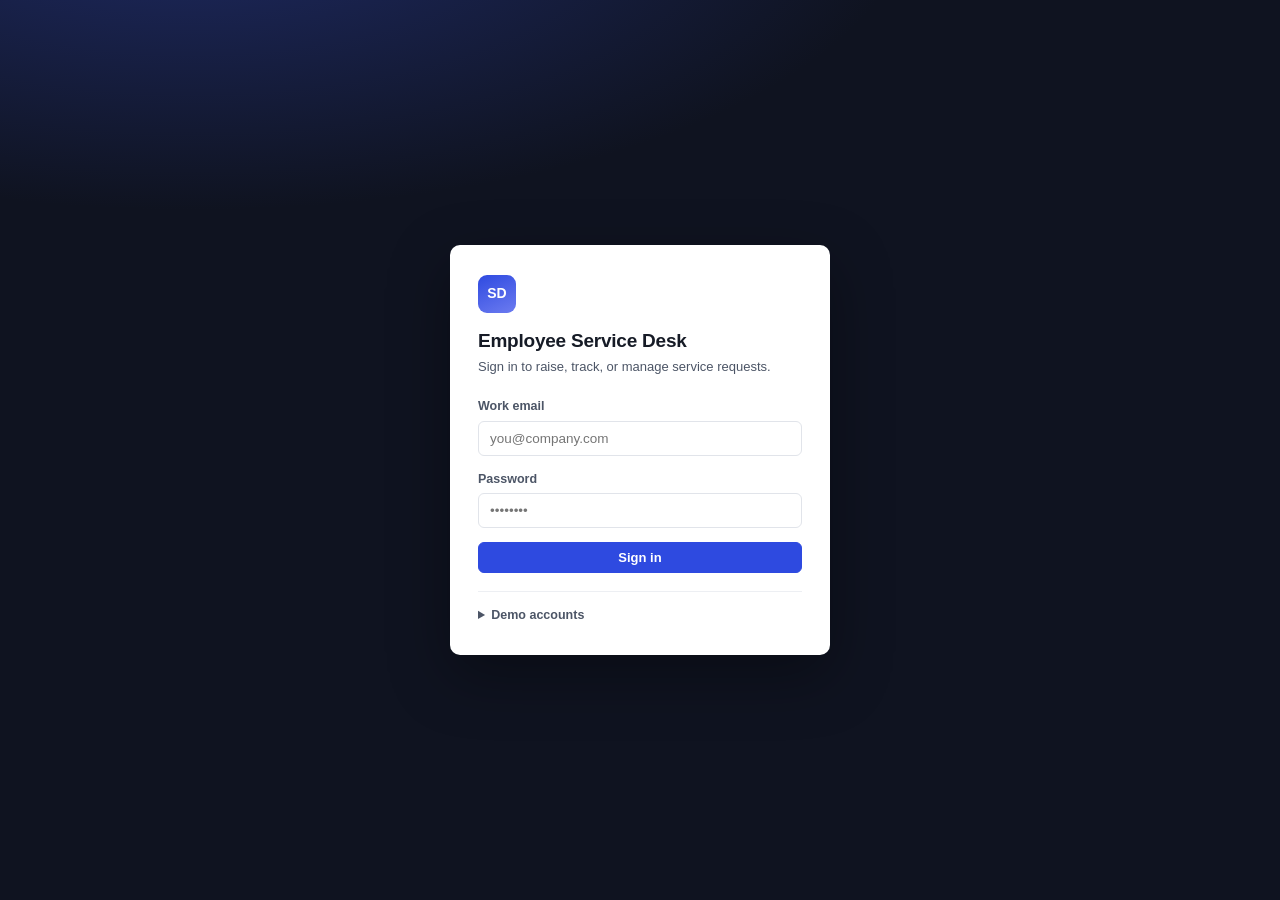
<file: frontend/index.html>
<!DOCTYPE html>
<html lang="en">
<head>
<meta charset="UTF-8">
<meta name="viewport" content="width=device-width, initial-scale=1">
<title>Sign in · Service Desk</title>
<link rel="stylesheet" href="css/style.css">
</head>
<body>
<div class="auth-screen">
  <div class="auth-card">
    <div class="mark">SD</div>
    <h1>Employee Service Desk</h1>
    <div class="sub">Sign in to raise, track, or manage service requests.</div>
    <div id="alertBox"></div>
    <form id="loginForm">
      <div class="field">
        <label for="email">Work email</label>
        <input type="email" id="email" required autocomplete="username" placeholder="you@company.com">
      </div>
      <div class="field">
        <label for="password">Password</label>
        <input type="password" id="password" required autocomplete="current-password" placeholder="••••••••">
      </div>
      <button class="btn btn-primary" type="submit" style="width:100%" id="loginBtn">Sign in</button>
    </form>
    <details class="demo-accounts">
      <summary>Demo accounts</summary>
      <table>
        <tr><td class="role">Employee</td><td>employee@company.com</td><td>Employee@123</td></tr>
        <tr><td class="role">Executive</td><td>executive@company.com</td><td>Executive@123</td></tr>
        <tr><td class="role">Manager</td><td>manager@company.com</td><td>Manager@123</td></tr>
        <tr><td class="role">Admin</td><td>admin@company.com</td><td>Admin@123</td></tr>
      </table>
    </details>
  </div>
</div>
<script src="services/api.js"></script>
<script src="js/ui.js"></script>
<script>
  if (new URLSearchParams(location.search).get("expired")) {
    document.getElementById("alertBox").innerHTML = '<div class="alert alert-warn">Your session expired. Please sign in again.</div>';
  }
  // Already logged in? Skip straight to the right dashboard.
  (function () {
    const user = Session.getCurrentUser();
    if (user && Session.getToken()) location.href = homeForRole(user.role);
  })();

  document.getElementById("loginForm").addEventListener("submit", async (e) => {
    e.preventDefault();
    const alertBox = document.getElementById("alertBox");
    const btn = document.getElementById("loginBtn");
    clearAlert(alertBox);
    btn.disabled = true; btn.textContent = "Signing in…";
    try {
      const { token, user } = await Api.login(document.getElementById("email").value.trim(), document.getElementById("password").value);
      Session.setSession(token, user);
      location.href = homeForRole(user.role);
    } catch (err) {
      showAlert(alertBox, err.message);
      btn.disabled = false; btn.textContent = "Sign in";
    }
  });
</script>
</body>
</html>
</file>
<file: frontend/css/style.css>
/* ===========================================================
   Enterprise Employee Service Desk — design tokens & shell
   =========================================================== */
:root {
  --ink: #161B26;
  --ink-soft: #4C5566;
  --ink-faint: #8891A0;
  --line: #E1E4EA;
  --line-soft: #EDEFF3;
  --bg: #F3F4F7;
  --panel: #FFFFFF;
  --sidebar: #10142299;
  --sidebar-bg: #0F1320;
  --sidebar-ink: #C7CCDA;
  --sidebar-ink-dim: #7B8299;
  --brand: #2E4AE0;
  --brand-ink: #FFFFFF;
  --brand-dark: #22389F;
  --accent: #D6923A;

  --status-open: #3E6AE1;
  --status-progress: #B4790F;
  --status-pending: #8A4FD1;
  --status-resolved: #1D8A5D;
  --status-closed: #5B6472;
  --status-assigned: #2E4AE0;

  --pri-low: #5B6472;
  --pri-medium: #B4790F;
  --pri-high: #C05B1E;
  --pri-critical: #C13B3B;

  --sla-ok: #1D8A5D;
  --sla-risk: #B4790F;
  --sla-breach: #C13B3B;

  --radius: 6px;
  --radius-lg: 10px;
  --shadow-panel: 0 1px 2px rgba(22, 27, 38, 0.06), 0 1px 0 rgba(22, 27, 38, 0.04);
  --font-ui: -apple-system, BlinkMacSystemFont, "Segoe UI", Roboto, "Helvetica Neue", Arial, sans-serif;
  --font-mono: ui-monospace, "SFMono-Regular", "JetBrains Mono", Consolas, "Liberation Mono", monospace;
}

* { box-sizing: border-box; }
html, body { height: 100%; }
body {
  margin: 0;
  font-family: var(--font-ui);
  background: var(--bg);
  color: var(--ink);
  font-size: 14px;
  line-height: 1.5;
  -webkit-font-smoothing: antialiased;
}
h1, h2, h3, h4 { margin: 0 0 .35em; font-weight: 650; letter-spacing: -0.012em; color: var(--ink); }
h1 { font-size: 22px; }
h2 { font-size: 17px; }
h3 { font-size: 14px; }
p { margin: 0 0 .75em; }
a { color: var(--brand); text-decoration: none; }
a:hover { text-decoration: underline; }
button { font-family: inherit; }
code, .mono { font-family: var(--font-mono); }

:focus-visible {
  outline: 2px solid var(--brand);
  outline-offset: 2px;
}

/* ---------- App shell: sidebar + topbar + content ---------- */
.app-shell {
  display: grid;
  grid-template-columns: 236px 1fr;
  min-height: 100vh;
}
.sidebar {
  background: var(--sidebar-bg);
  color: var(--sidebar-ink);
  padding: 18px 14px;
  display: flex;
  flex-direction: column;
  gap: 4px;
}
.sidebar .brand {
  display: flex;
  align-items: center;
  gap: 9px;
  color: #fff;
  padding: 6px 8px 20px;
  font-weight: 700;
  font-size: 14.5px;
  letter-spacing: -.01em;
}
.sidebar .brand .mark {
  width: 26px; height: 26px; border-radius: 7px;
  background: linear-gradient(155deg, var(--brand), #6C7BF0);
  display: flex; align-items: center; justify-content: center;
  color: #fff; font-weight: 800; font-size: 13px; flex: none;
}
.sidebar nav { display: flex; flex-direction: column; gap: 2px; }
.sidebar .section-label {
  font-size: 11px; color: var(--sidebar-ink-dim); margin: 14px 8px 6px;
  font-weight: 600;
}
.sidebar a.nav-link {
  color: var(--sidebar-ink);
  padding: 8px 10px;
  border-radius: var(--radius);
  font-size: 13.5px;
  font-weight: 500;
  display: flex;
  align-items: center;
  gap: 9px;
}
.sidebar a.nav-link:hover { background: #1B2033; text-decoration: none; }
.sidebar a.nav-link.active { background: var(--brand); color: #fff; }
.sidebar a.nav-link .dot { width: 6px; height: 6px; border-radius: 50%; background: currentColor; opacity: .55; flex: none; }
.sidebar .spacer { flex: 1; }
.sidebar .user-card {
  border-top: 1px solid #23283B;
  padding-top: 12px;
  margin-top: 8px;
  display: flex;
  align-items: center;
  gap: 9px;
}
.sidebar .avatar {
  width: 30px; height: 30px; border-radius: 50%;
  background: #232A42; color: #fff; display: flex; align-items: center; justify-content: center;
  font-weight: 700; font-size: 12px; flex: none;
}
.sidebar .user-meta { min-width: 0; }
.sidebar .user-meta .name { color: #fff; font-size: 13px; font-weight: 600; white-space: nowrap; overflow: hidden; text-overflow: ellipsis; }
.sidebar .user-meta .role { font-size: 11.5px; color: var(--sidebar-ink-dim); text-transform: capitalize; }
.sidebar .logout-btn {
  margin-top: 10px; width: 100%; background: none; border: 1px solid #2A3049; color: var(--sidebar-ink);
  padding: 7px 10px; border-radius: var(--radius); font-size: 12.5px; cursor: pointer;
}
.sidebar .logout-btn:hover { background: #1B2033; }

.main { display: flex; flex-direction: column; min-width: 0; }
.topbar {
  height: 58px; flex: none;
  background: var(--panel);
  border-bottom: 1px solid var(--line);
  display: flex; align-items: center; justify-content: space-between;
  padding: 0 22px;
}
.topbar h1 { font-size: 18px; }
.topbar .topbar-right { display: flex; align-items: center; gap: 14px; }
.content { padding: 22px; flex: 1; overflow-y: auto; }

/* ---------- Buttons ---------- */
.btn {
  display: inline-flex; align-items: center; justify-content: center; gap: 6px;
  font-size: 13px; font-weight: 600; padding: 8px 14px; border-radius: var(--radius);
  border: 1px solid var(--line); background: var(--panel); color: var(--ink);
  cursor: pointer; line-height: 1;
}
.btn:hover { background: var(--line-soft); text-decoration: none; }
.btn-primary { background: var(--brand); border-color: var(--brand); color: #fff; }
.btn-primary:hover { background: var(--brand-dark); }
.btn-danger { background: #fff; border-color: var(--pri-critical); color: var(--pri-critical); }
.btn-danger:hover { background: #FBEAEA; }
.btn-sm { padding: 5px 10px; font-size: 12px; }
.btn:disabled { opacity: .5; cursor: not-allowed; }

/* ---------- Cards / panels ---------- */
.panel {
  background: var(--panel); border: 1px solid var(--line); border-radius: var(--radius-lg);
  box-shadow: var(--shadow-panel);
}
.panel-header {
  padding: 14px 18px; border-bottom: 1px solid var(--line-soft);
  display: flex; align-items: center; justify-content: space-between;
}
.panel-body { padding: 18px; }

.kpi-grid { display: grid; grid-template-columns: repeat(auto-fit, minmax(150px, 1fr)); gap: 12px; margin-bottom: 20px; }
.kpi-card {
  background: var(--panel); border: 1px solid var(--line); border-radius: var(--radius-lg);
  padding: 14px 16px;
}
.kpi-card .kpi-label { font-size: 12px; color: var(--ink-soft); margin-bottom: 6px; }
.kpi-card .kpi-value { font-size: 24px; font-weight: 700; letter-spacing: -.02em; }
.kpi-card .kpi-value.accent-critical { color: var(--pri-critical); }
.kpi-card .kpi-value.accent-brand { color: var(--brand); }

/* ---------- Tables ---------- */
.table-wrap { overflow-x: auto; }
table.data-table { width: 100%; border-collapse: collapse; font-size: 13px; }
table.data-table th {
  text-align: left; font-size: 11.5px; text-transform: none; color: var(--ink-soft);
  font-weight: 600; padding: 9px 12px; border-bottom: 1px solid var(--line); white-space: nowrap;
}
table.data-table td { padding: 10px 12px; border-bottom: 1px solid var(--line-soft); vertical-align: middle; }
table.data-table tbody tr:hover { background: var(--line-soft); }
table.data-table tbody tr { cursor: pointer; }
.req-id { font-family: var(--font-mono); font-size: 12.5px; color: var(--ink-soft); }

/* ---------- Badges / pills ---------- */
.badge {
  display: inline-flex; align-items: center; gap: 5px; font-size: 11.5px; font-weight: 600;
  padding: 3px 9px; border-radius: 100px; border: 1px solid transparent; white-space: nowrap;
}
.badge .dot { width: 6px; height: 6px; border-radius: 50%; background: currentColor; }
.badge-status-open { background: #EAF0FE; color: var(--status-open); }
.badge-status-assigned { background: #EAF0FE; color: var(--status-assigned); }
.badge-status-in-progress { background: #FCF1DE; color: var(--status-progress); }
.badge-status-pending-information { background: #F3EAFB; color: var(--status-pending); }
.badge-status-resolved { background: #E4F5EC; color: var(--status-resolved); }
.badge-status-closed { background: #ECEDF0; color: var(--status-closed); }

.badge-pri-low { background: #ECEDF0; color: var(--pri-low); }
.badge-pri-medium { background: #FCF1DE; color: var(--pri-medium); }
.badge-pri-high { background: #FBE7DA; color: var(--pri-high); }
.badge-pri-critical { background: #FBE3E3; color: var(--pri-critical); }

.badge-sla-ok { background: #E4F5EC; color: var(--sla-ok); }
.badge-sla-risk { background: #FCF1DE; color: var(--sla-risk); }
.badge-sla-breach { background: #FBE3E3; color: var(--sla-breach); }

/* ---------- Forms ---------- */
.field { margin-bottom: 14px; }
.field label { display: block; font-size: 12.5px; font-weight: 600; color: var(--ink-soft); margin-bottom: 5px; }
.field .hint { font-size: 11.5px; color: var(--ink-faint); margin-top: 4px; }
input[type=text], input[type=email], input[type=password], input[type=date], input[type=datetime-local],
select, textarea {
  width: 100%; font-family: inherit; font-size: 13.5px; padding: 9px 11px;
  border: 1px solid var(--line); border-radius: var(--radius); background: #fff; color: var(--ink);
}
textarea { resize: vertical; min-height: 90px; }
input:focus, select:focus, textarea:focus { border-color: var(--brand); }
.form-row { display: grid; grid-template-columns: 1fr 1fr; gap: 14px; }
.form-actions { display: flex; gap: 10px; margin-top: 6px; }

.filter-bar { display: flex; gap: 10px; flex-wrap: wrap; align-items: end; margin-bottom: 16px; }
.filter-bar .field { margin-bottom: 0; min-width: 150px; }
.filter-bar input, .filter-bar select { min-width: 150px; }

/* ---------- Alerts / empty / loading ---------- */
.alert { padding: 11px 14px; border-radius: var(--radius); font-size: 13px; margin-bottom: 14px; border: 1px solid; }
.alert-error { background: #FBE9E9; border-color: #F2B9B9; color: #8A2323; }
.alert-success { background: #E4F5EC; border-color: #A9DCC1; color: #17683F; }
.alert-warn { background: #FCF1DE; border-color: #EFCE93; color: #7A5106; }
.alert-info { background: #EAF0FE; border-color: #B9CCFB; color: #1D3C9E; }

.empty-state { text-align: center; padding: 50px 20px; color: var(--ink-faint); }
.empty-state .glyph { font-size: 30px; margin-bottom: 10px; }
.loading-row { padding: 30px; text-align: center; color: var(--ink-faint); }

/* ---------- Auth page ---------- */
.auth-screen {
  min-height: 100vh; display: flex; align-items: center; justify-content: center;
  background:
    radial-gradient(1200px 500px at 15% -10%, #1E2A64 0%, transparent 60%),
    var(--sidebar-bg);
  padding: 20px;
}
.auth-card { width: 380px; background: var(--panel); border-radius: var(--radius-lg); padding: 30px 28px; box-shadow: 0 20px 60px rgba(0,0,0,.35); }
.auth-card .mark { width: 38px; height: 38px; border-radius: 9px; background: linear-gradient(155deg, var(--brand), #6C7BF0); display:flex; align-items:center; justify-content:center; color:#fff; font-weight:800; margin-bottom: 14px; }
.auth-card h1 { font-size: 19px; margin-bottom: 2px; }
.auth-card .sub { color: var(--ink-soft); font-size: 13px; margin-bottom: 20px; }
.demo-accounts { margin-top: 18px; border-top: 1px solid var(--line-soft); padding-top: 14px; }
.demo-accounts summary { cursor: pointer; font-size: 12.5px; color: var(--ink-soft); font-weight: 600; }
.demo-accounts table { width: 100%; font-size: 11.5px; margin-top: 10px; border-collapse: collapse; }
.demo-accounts td { padding: 4px 0; color: var(--ink-soft); font-family: var(--font-mono); }
.demo-accounts td.role { font-family: var(--font-ui); font-weight: 600; color: var(--ink); text-transform: capitalize; }

/* ---------- Timeline (request detail) ---------- */
.timeline { list-style: none; margin: 0; padding: 0; }
.timeline li { position: relative; padding: 0 0 16px 22px; border-left: 2px solid var(--line); }
.timeline li:last-child { border-color: transparent; padding-bottom: 0; }
.timeline li::before { content: ""; position: absolute; left: -5px; top: 2px; width: 8px; height: 8px; border-radius: 50%; background: var(--brand); }
.timeline .t-status { font-weight: 600; font-size: 13px; }
.timeline .t-meta { font-size: 11.5px; color: var(--ink-faint); margin-top: 1px; }
.timeline .t-note { font-size: 12.5px; color: var(--ink-soft); margin-top: 3px; }

.comment { padding: 10px 0; border-bottom: 1px solid var(--line-soft); }
.comment:last-child { border-bottom: none; }
.comment-head { display: flex; align-items: center; gap: 8px; font-size: 12.5px; margin-bottom: 3px; }
.comment-head .who { font-weight: 700; }
.comment-head .when { color: var(--ink-faint); font-size: 11.5px; }
.comment.internal { background: #FCF6EB; margin: 0 -18px; padding: 10px 18px; border-radius: var(--radius); }
.comment-tag { font-size: 10px; text-transform: uppercase; letter-spacing: .04em; background: var(--accent); color: #fff; padding: 1px 6px; border-radius: 4px; }

.detail-grid { display: grid; grid-template-columns: 2fr 1fr; gap: 18px; align-items: start; }
.meta-list { display: flex; flex-direction: column; gap: 10px; }
.meta-list .row { display: flex; justify-content: space-between; font-size: 12.5px; gap: 10px; }
.meta-list .row .k { color: var(--ink-soft); }
.meta-list .row .v { font-weight: 600; text-align: right; }

.chart-grid { display: grid; grid-template-columns: 1fr 1fr; gap: 14px; margin-top: 16px; }
.bar-row { display: flex; align-items: center; gap: 8px; margin-bottom: 8px; font-size: 12px; }
.bar-row .label { width: 110px; flex: none; color: var(--ink-soft); white-space: nowrap; overflow: hidden; text-overflow: ellipsis; }
.bar-row .track { flex: 1; background: var(--line-soft); border-radius: 4px; height: 8px; overflow: hidden; }
.bar-row .fill { height: 100%; background: var(--brand); border-radius: 4px; }
.bar-row .val { width: 24px; text-align: right; color: var(--ink-soft); font-size: 11.5px; }

.pagination { display: flex; align-items: center; justify-content: space-between; margin-top: 14px; font-size: 12.5px; color: var(--ink-soft); }
.pagination .btns { display: flex; gap: 6px; }

.notif-panel { position: absolute; right: 22px; top: 58px; width: 340px; background: #fff; border: 1px solid var(--line); border-radius: var(--radius-lg); box-shadow: 0 12px 30px rgba(20,25,40,.18); z-index: 30; max-height: 420px; overflow-y: auto; }
.notif-item { padding: 11px 14px; border-bottom: 1px solid var(--line-soft); font-size: 12.5px; }
.notif-item.unread { background: #F5F8FF; }
.notif-item .when { color: var(--ink-faint); font-size: 11px; margin-top: 3px; }
.icon-btn { position: relative; background: none; border: none; cursor: pointer; font-size: 17px; color: var(--ink-soft); padding: 4px; }
.icon-btn .badge-count { position: absolute; top: -2px; right: -2px; background: var(--pri-critical); color: #fff; font-size: 9.5px; font-weight: 700; border-radius: 50%; width: 15px; height: 15px; display: flex; align-items: center; justify-content: center; }

.tag-row { display: flex; gap: 6px; flex-wrap: wrap; }
.modal-backdrop { position: fixed; inset: 0; background: rgba(15,19,32,.45); display: flex; align-items: center; justify-content: center; z-index: 50; }
.modal { width: 420px; max-width: 92vw; background: #fff; border-radius: var(--radius-lg); box-shadow: 0 20px 60px rgba(0,0,0,.3); }

@media (max-width: 860px) {
  .app-shell { grid-template-columns: 1fr; }
  .sidebar { display: none; }
  .detail-grid { grid-template-columns: 1fr; }
  .form-row { grid-template-columns: 1fr; }
  .chart-grid { grid-template-columns: 1fr; }
}
</file>
